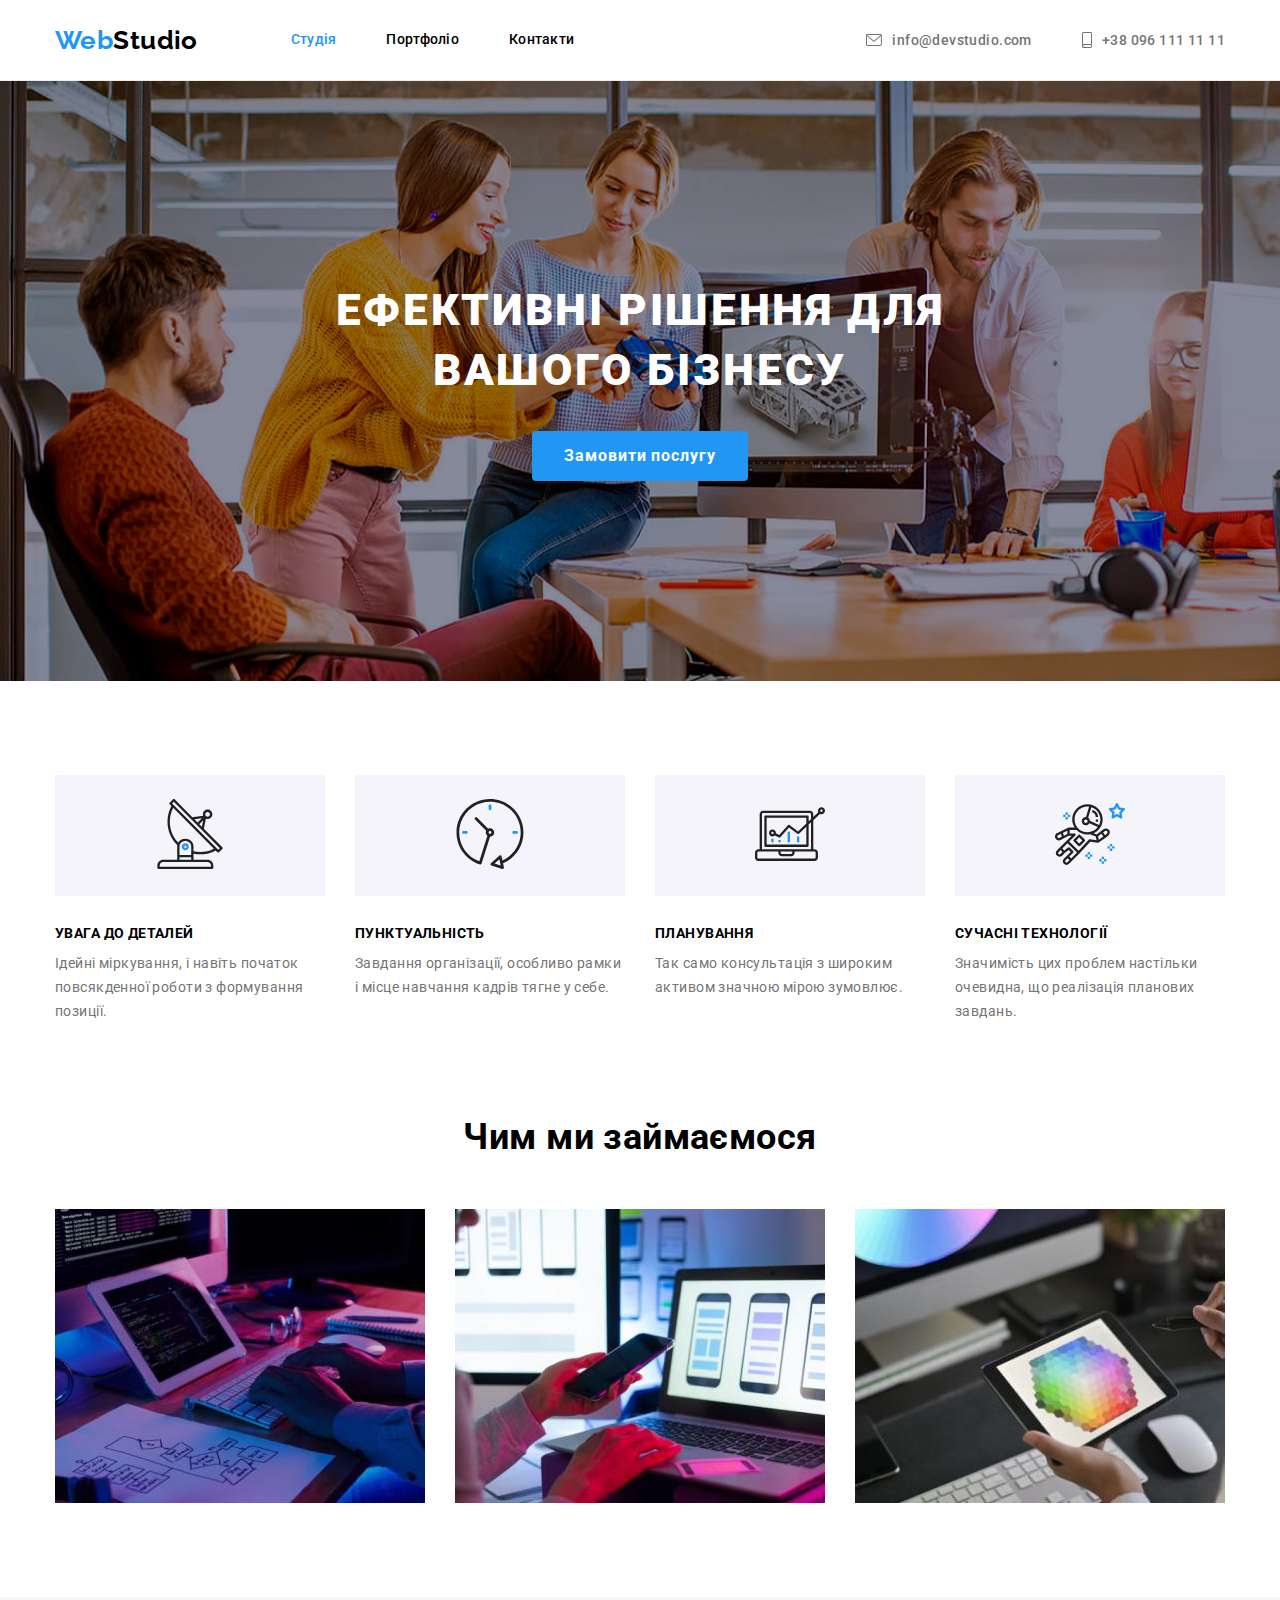
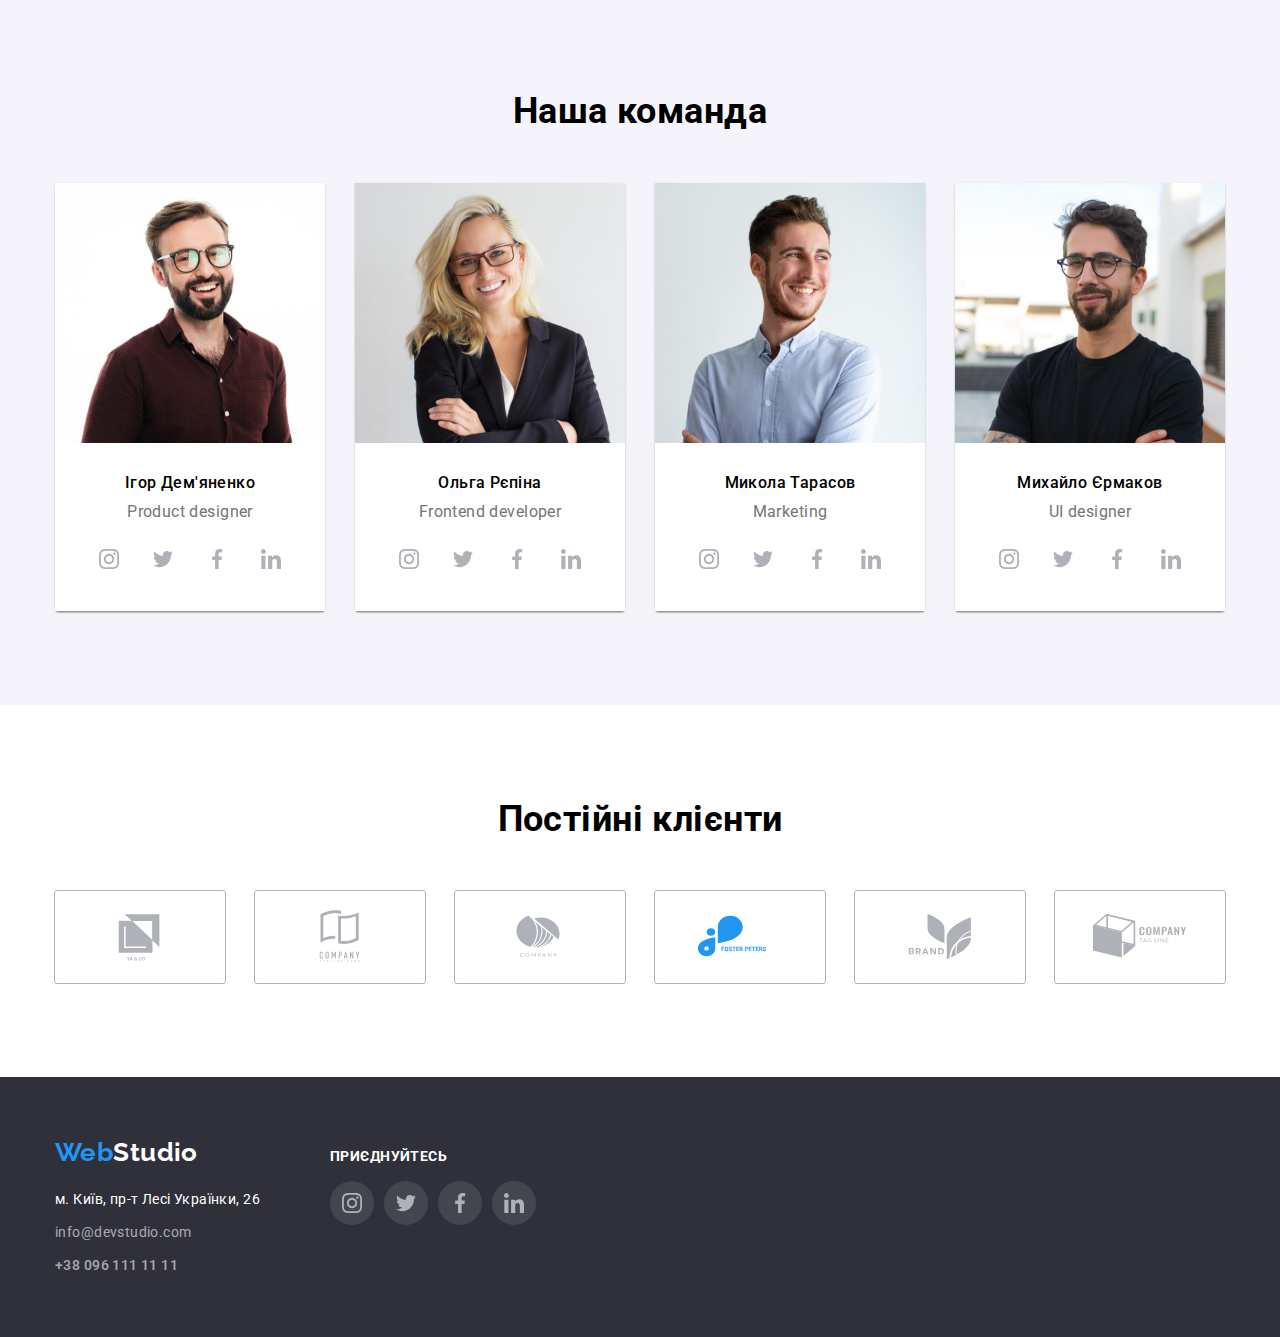
<file: index.html>
<!DOCTYPE html>
<html lang="uk">
  <head>
    <meta charset="UTF-8" />
    <meta http-equiv="X-UA-Compatible" content="IE=edge" />
    <meta name="viewport" content="width=device-width, initial-scale=1.0" />
    <title>Студія</title>
    <link
      href="https://fonts.googleapis.com/css2?family=Raleway:wght@700&family=Roboto:wght@400;500;700;900&display=swap"
      rel="stylesheet"
    />
    <link rel="stylesheet" href="css/normalize.css" />
    <link rel="stylesheet" href="css/styles.css" />
  </head>
  <body>
    <header class="header">
      <div class="container">
        <nav class="page-navigation">
          <a href="#" class="logo"><span>Web</span>Studio</a>
          <ul class="list">
            <li class="item"><a href="#" class="current a-tohover link">Студія</a></li>
            <li class="item">
              <a href="portfolio.html" class="p-link a-tohover link">Портфоліо</a>
            </li>
            <li class="item"><a href="#" class="c-link a-tohover link">Контакти</a></li>
          </ul>
        </nav>
        <ul class="contacts-list">
          <li class="item">
            <a href="mailto:info@devstudio.com" class="mail contact">
              <svg class="mail-icon" width="16" height="12">
                <use href="/images/icons.svg#icon-envelope"></use>
              </svg>info@devstudio.com</a>
          </li>
          <li class="item">
            <a href="tel:+380961111111" class="tel contact"><svg class="tel-icon" width="10" height="16">
              <use href="./images/icons.svg#icon-smartphone"></use>
            </svg>+38 096 111 11 11</a>
          </li>
        </ul>
      </div>
    </header>
    <main class="main">
      <section class="section top-container">
        <h1 class="hero">Ефективні рішення для вашого бізнесу</h1>
        <button type="button" class="button">Замовити послугу</button>
      </section>
      <section class="section f-child">
        <div class="container">
          <h1 class="visually-hidden f-sec-des">Наші переваги</h1>
          <ul class="benefits-list">
            <li class="item">
              <div class="benefits-icon">
                <svg class="benefit-icon" width="70" height="70">
                  <use href="/images/icons.svg#icon-antenna-1"></use>
                </svg>
              </div>
              <div class="benefit">
                <h3 class="title">УВАГА ДО ДЕТАЛЕЙ</h3>
                <p class="text">
                  Ідейні міркування, і навіть початок повсякденної роботи з формування позиції.
                </p>
              </div>
            </li>
            <li class="item">
              <div class="benefits-icon">
                <svg class="benefit-icon" width="70" height="70">
                  <use href="/images/icons.svg#icon-clock-1"></use>
                </svg>
              </div>
              <div class="benefit">
                <h3 class="title">ПУНКТУАЛЬНІСТЬ</h3>
                <p class="text">
                  Завдання організації, особливо рамки і місце навчання кадрів тягне у себе.
                </p>
              </div>
            </li>
            <li class="item">
              <div class="benefits-icon">
                <svg class="benefit-icon" width="70" height="70">
                  <use href="/images/icons.svg#icon-diagram-1"></use>
                </svg>
              </div>
              <div class="benefit">
                <h3 class="title">ПЛАНУВАННЯ</h3>
                <p class="text">Так само консультація з широким активом значною мірою зумовлює.</p>
              </div>
            </li>
            <li class="item">
              <div class="benefits-icon">
                <svg class="benefit-icon" width="70" height="70">
                  <use href="/images/icons.svg#icon-astronaut-1"></use>
                </svg>
              </div>
              <div class="benefit">
                <h3 class="title">СУЧАСНІ ТЕХНОЛОГІЇ</h3>
                <p class="text">
                  Значимість цих проблем настільки очевидна, що реалізація планових завдань.
                </p>
              </div>
            </li>
          </ul>
        </div>
      </section>
      <section class="section s-child">
        <h2 class="sec-des">Чим ми займаємося</h2>
        <ul class="list">
          <div class="container">
            <li class="item">
              <img src="images/box_1.jpg" alt="Розробка" width="370" />
            </li>
            <li class="item">
              <img src="images/box_2.jpg" alt="Мультиплатформність" width="370" />
            </li>
            <li class="item">
              <img src="images/box_3.jpg" alt="Дизайн" width="370" />
            </li>
          </div>
        </ul>
      </section>
      <section class="section t-child">
        <div class="container">
          <h2 class="sec-des">Наша команда</h2>
          <ul class="list">
            <li class="item">
              <img src="images/tc1.jpg" alt="Product designer" width="270" />
              <div class="person-card">
                <h3 class="name">Ігор Дем'яненко</h3>
                <p class="role">Product designer</p>
                <ul class="social-list">
                  <li>
                    <a href="#" class="social-link">
                      <svg class="social-link-icon" width="20" height="20">
                        <use href="/images/icons.svg#icon-instagram-2"></use>
                      </svg>
                    </a>
                  </li>
                  <li>
                    <a href="#" class="social-link">
                      <svg class="social-link-icon" width="20" height="20">
                        <use href="/images/icons.svg#icon-twitter-1"></use>
                      </svg>
                    </a>
                  </li>
                  <li>
                    <a href="#" class="social-link">
                      <svg class="social-link-icon" width="20" height="20">
                        <use href="/images/icons.svg#icon-facebook-1"></use>
                      </svg>
                    </a>
                  </li>
                  <li>
                    <a href="#" class="social-link">
                      <svg class="social-link-icon" width="20" height="20">
                        <use href="/images/icons.svg#icon-linkedin"></use>
                      </svg>
                    </a>
                  </li>
                </ul>
              </div>
            </li>
            <li class="item">
              <img src="images/tc2.jpg" alt="Frontend developer" width="270" />
              <div class="person-card">
                <h3 class="name">Ольга Рєпіна</h3>
                <p class="role">Frontend developer</p>
                <div class="social-links-icon">
                  <ul class="social-list">
                    <li>
                      <a href="#" class="social-link">
                        <svg class="social-link-icon" width="20" height="20">
                          <use href="/images/icons.svg#icon-instagram-2"></use>
                        </svg>
                      </a>
                    </li>
                    <li>
                      <a href="#" class="social-link">
                        <svg class="social-link-icon" width="20" height="20">
                          <use href="/images/icons.svg#icon-twitter-1"></use>
                        </svg>
                      </a>
                    </li>
                    <li>
                      <a href="#" class="social-link">
                        <svg class="social-link-icon" width="20" height="20">
                          <use href="/images/icons.svg#icon-facebook-1"></use>
                        </svg>
                      </a>
                    </li>
                    <li>
                      <a href="#" class="social-link">
                        <svg class="social-link-icon" width="20" height="20">
                          <use href="/images/icons.svg#icon-linkedin"></use>
                        </svg>
                      </a>
                    </li>
                  </ul>
              </div>
            </li>
            <li class="item">
              <img src="images/tc3.jpg" alt="Marketing manager" width="270" />
              <div class="person-card">
                <h3 class="name">Микола Тарасов</h3>
                <p class="role">Marketing</p>
                <ul class="social-list">
                  <li>
                    <a href="#" class="social-link">
                      <svg class="social-link-icon" width="20" height="20">
                        <use href="/images/icons.svg#icon-instagram-2"></use>
                      </svg>
                    </a>
                  </li>
                  <li>
                    <a href="#" class="social-link">
                      <svg class="social-link-icon" width="20" height="20">
                        <use href="/images/icons.svg#icon-twitter-1"></use>
                      </svg>
                    </a>
                  </li>
                  <li>
                    <a href="#" class="social-link">
                      <svg class="social-link-icon" width="20" height="20">
                        <use href="/images/icons.svg#icon-facebook-1"></use>
                      </svg>
                    </a>
                  </li>
                  <li>
                    <a href="#" class="social-link">
                      <svg class="social-link-icon" width="20" height="20">
                        <use href="/images/icons.svg#icon-linkedin"></use>
                      </svg>
                    </a>
                  </li>
                </ul>
              </div>
            </li>
            <li class="item">
              <img src="images/tc4.jpg" alt="UI designer" width="270" />
              <div class="person-card">
                <h3 class="name">Михайло Єрмаков</h3>
                <p class="role">UI designer</p>
                <ul class="social-list">
                  <li>
                    <a href="#" class="social-link">
                      <svg class="social-link-icon" width="20" height="20">
                        <use href="/images/icons.svg#icon-instagram-2"></use>
                      </svg>
                    </a>
                  </li>
                  <li>
                    <a href="#" class="social-link">
                      <svg class="social-link-icon" width="20" height="20">
                        <use href="/images/icons.svg#icon-twitter-1"></use>
                      </svg>
                    </a>
                  </li>
                  <li>
                    <a href="#" class="social-link">
                      <svg class="social-link-icon" width="20" height="20">
                        <use href="/images/icons.svg#icon-facebook-1"></use>
                      </svg>
                    </a>
                  </li>
                  <li>
                    <a href="#" class="social-link">
                      <svg class="social-link-icon" width="20" height="20">
                        <use href="/images/icons.svg#icon-linkedin"></use>
                      </svg>
                    </a>
                  </li>
                </ul>
              </div>
            </li>
          </ul>
        </div>
      </section>
      <section class="section clients">
        <h2 class="sec-des">Постійні клієнти</h2>
        <ul class="list">
        <li>
          <a href="#" class="partner-link">
            <svg class="partner-icon" width="106" height="60">
              <use href="/images/icons.svg#icon-Logo5"></use>
            </svg>
          </a> 
        </li>
        <li>
          <a href="#" class="partner-link">
            <svg class="partner-icon" width="106" height="60">
              <use href="/images/icons.svg#icon-Logo4"></use>
            </svg>
          </a> 
        </li>
        <li>
          <a href="#" class="partner-link">
            <svg class="partner-icon" width="106" height="60">
              <use href="/images/icons.svg#icon-Logo3"></use>
            </svg>
          </a> 
        </li>
        <li>
          <a href="#" class="partner-link">
            <svg class="partner-icon" width="106" height="60">
              <use href="/images/icons.svg#icon-Logo2"></use>
            </svg>
          </a> 
        </li>
        <li>
          <a href="#" class="partner-link">
            <svg class="partner-icon" width="106" height="60">
              <use href="/images/icons.svg#icon-Logo1"></use>
            </svg>
          </a> 
        </li>
        <li>
          <a href="#" class="partner-link">
            <svg class="partner-icon" width="106" height="60">
              <use href="/images/icons.svg#icon-Logo6"></use>
            </svg>
          </a> 
        </li>
        </ul>
      </section>
    </main>
    <footer class="footer">
      <div class="container">
        <div class="f-child">
          <a href="#" class="logo"><span>Web</span>Studio</a>
          <address class="address">
            <ul class="list">
              <li class="item">
                <a
                  href="https://www.google.com.ua/maps/place/%D0%B1%D1%83%D0%BB.+%D0%9B%D0%B5%D1%81%D0%B8+%D0%A3%D0%BA%D1%80%D0%B0%D0%B8%D0%BD%D0%BA%D0%B8,+26,+%D0%9A%D0%B8%D0%B5%D0%B2,+02000/@50.4265841,30.5361918,17z/data=!3m1!4b1!4m5!3m4!1s0x40d4cf0e033ecbe9:0x57a4dffefec77da0!8m2!3d50.4265807!4d30.5383859?hl=ru"
                  target="_blank"
                  rel="noopener noreferrer"
                  class="coor"
                  >м. Київ, пр-т Лесі Українки, 26</a
                >
              </li>
              <li class="item">
                <a href="mailto:info@devstudio.com" class="mail">info@devstudio.com</a>
              </li>
              <li class="item"><a href="tel:+380961111111" class="tel">+38 096 111 11 11</a></li>
            </ul>
          </address>
        </div>
        <div class="s-child">
          <h3 class="f-sec-des">Приєднуйтесь</h3>
          <ul class="f-social-list">
            <li>
              <a href="#" class="f-social-link">
                <svg class="social-link-icon" width="20" height="20">
                  <use href="/images/icons.svg#icon-instagram-2"></use>
                </svg>
              </a> 
            </li>
            <li>
              <a href="#" class="f-social-link">
                <svg class="social-link-icon" width="20" height="20">
                  <use href="/images/icons.svg#icon-twitter-1"></use>
                </svg>
              </a>
            </li>
            <li>
              <a href="#" class="f-social-link">
                <svg class="social-link-icon" width="20" height="20">
                  <use href="/images/icons.svg#icon-facebook-1"></use>
                </svg>
              </a>
            </li>
            <li>
              <a href="#" class="f-social-link">
                <svg class="social-link-icon" width="20" height="20">
                  <use href="/images/icons.svg#icon-linkedin"></use>
                </svg>
              </a>
            </li>
          </ul>
        </div>
      </div>
    </footer>
  </body>
</html>
</file>
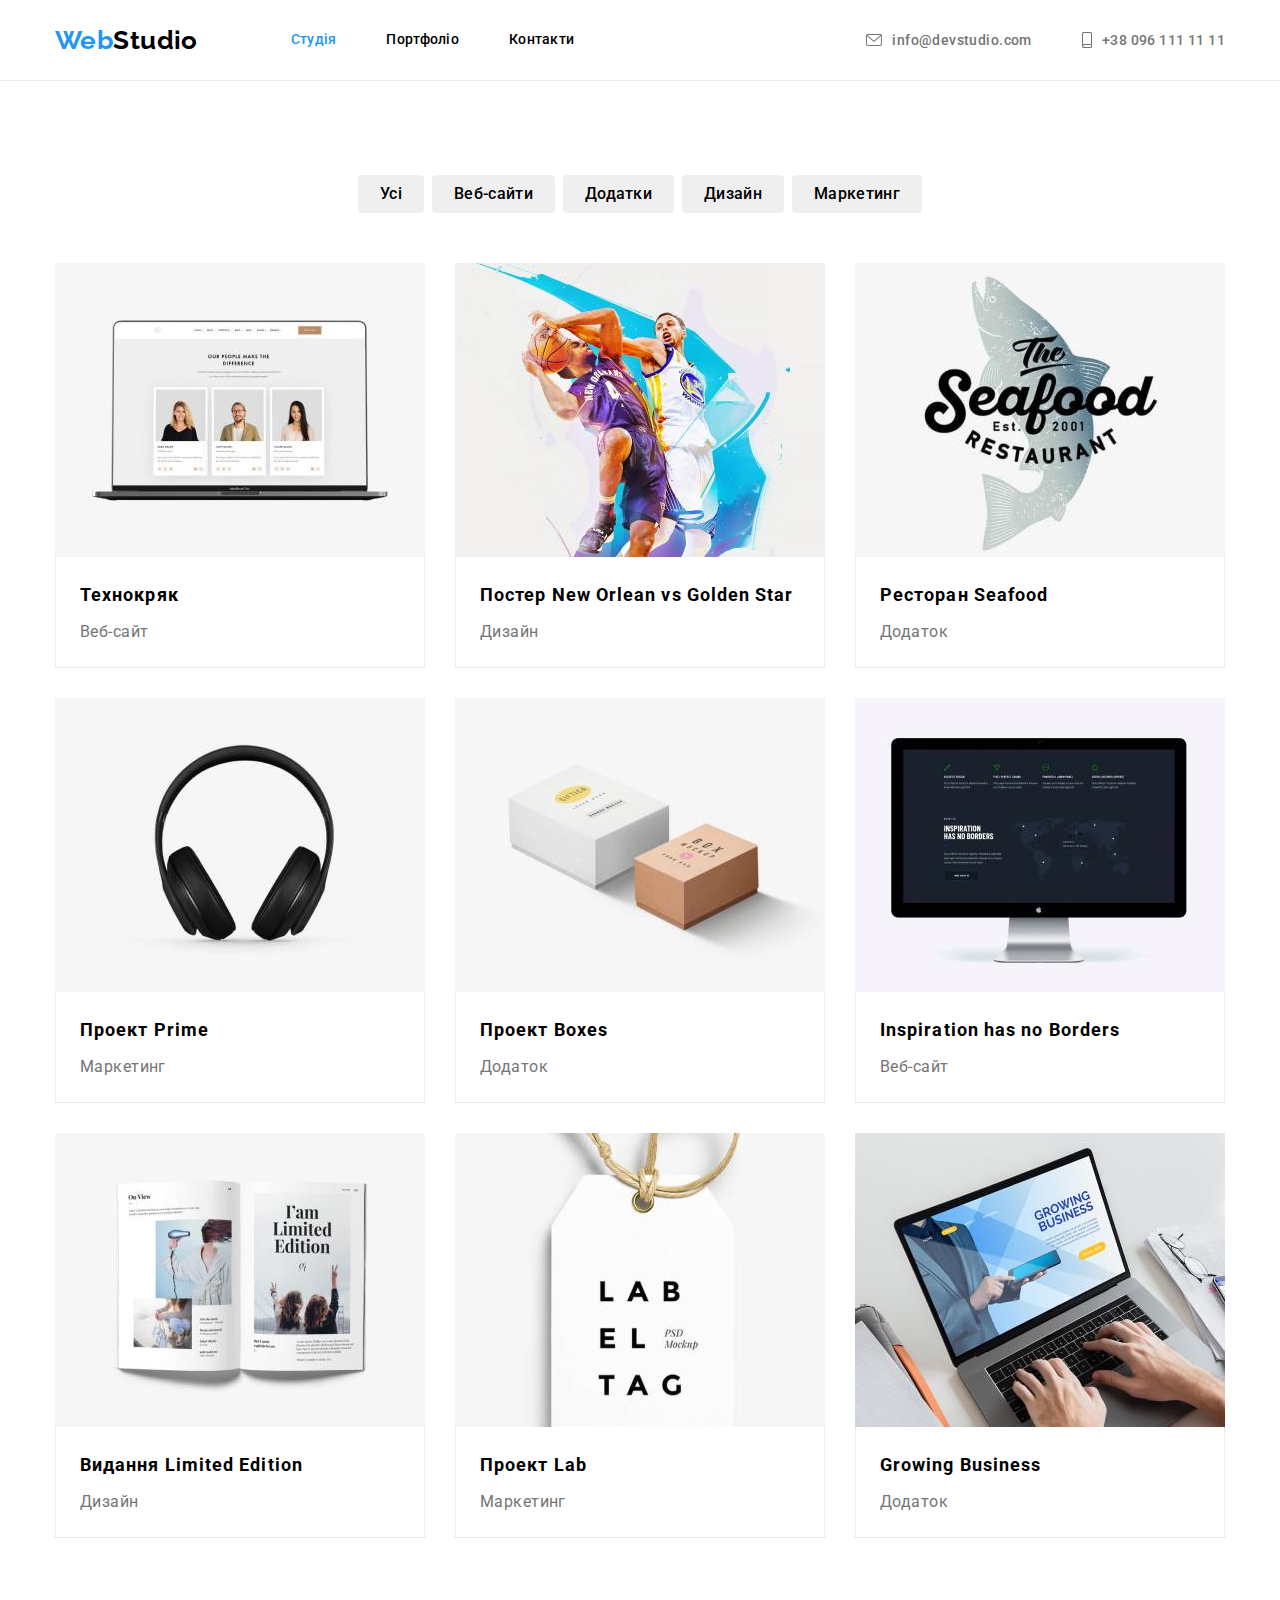
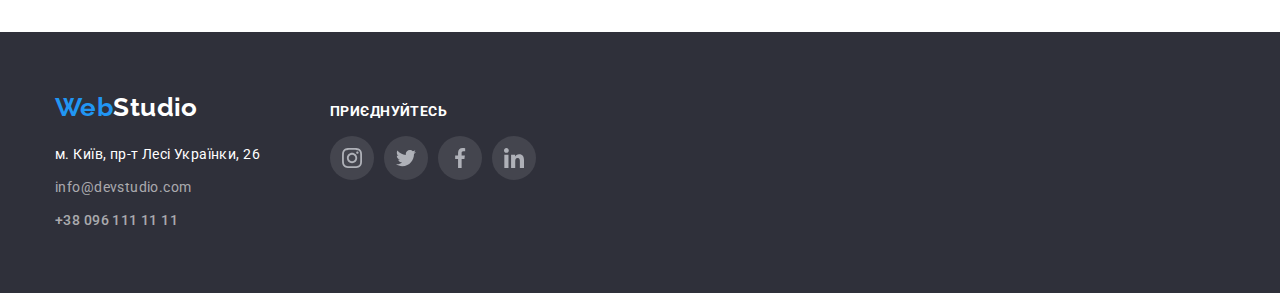
<file: portfolio.html>
<!DOCTYPE html>
<html lang="uk">
  <head>
    <meta charset="UTF-8" />
    <meta http-equiv="X-UA-Compatible" content="IE=edge" />
    <meta name="viewport" content="width=device-width, initial-scale=1.0" />
    <title>Портфоліо</title>
    <link
      href="https://fonts.googleapis.com/css2?family=Raleway:wght@700&family=Roboto:wght@400;500;700;900&display=swap"
      rel="stylesheet"
    />
    <link rel="stylesheet" href="css/normalize.css" />
    <link rel="stylesheet" href="css/styles.css" />
  </head>
  <body>
    <header class="header">
      <div class="container">
        <nav class="page-navigation">
          <a href="#" class="logo"><span>Web</span>Studio</a>
          <ul class="list">
            <li class="item"><a href="#" class="current a-tohover link">Студія</a></li>
            <li class="item">
              <a href="portfolio.html" class="p-link a-tohover link">Портфоліо</a>
            </li>
            <li class="item"><a href="#" class="c-link a-tohover link">Контакти</a></li>
          </ul>
        </nav>
        <ul class="contacts-list">
          <li class="item">
            <a href="mailto:info@devstudio.com" class="mail contact">
              <svg class="mail-icon" width="16" height="12">
                <use href="/images/icons.svg#icon-envelope"></use>
              </svg>info@devstudio.com</a>
          </li>
          <li class="item">
            <a href="tel:+380961111111" class="tel contact"><svg class="tel-icon" width="10" height="16">
              <use href="./images/icons.svg#icon-smartphone"></use>
            </svg>+38 096 111 11 11</a>
          </li>
        </ul>
      </div>
    </header>
    <main>
      <section class="section main">
        <div class="container">
          <h1 class="visually-hidden">Наші роботи</h1>
          <ul class="buttons-list">
            <li><button type="button" class="button">Усі</button></li>
            <li><button type="button" class="button">Веб-сайти</button></li>
            <li><button type="button" class="button">Додатки</button></li>
            <li><button type="button" class="button">Дизайн</button></li>
            <li><button type="button" class="button">Маркетинг</button></li>
          </ul>
          <ul class="list">
            <li>
              <a href="#" class="project-card">
              <img src="images/project0.jpg" alt="Проект веб-сайту" width="370" />
              <div class="card">
                <h3 class="title">Технокряк</h3>
                <p class="text">Веб-сайт</p>
              </div>
              </a>
            </li>
            <li>
              <a href="#" class="project-card">
                <img src="images/project.jpg" alt="Постер матчу з баскетболу" width="370" />
                <div class="card">
                  <h2 class="title">Постер New Orlean vs Golden Star</h2>
                  <p class="text">Дизайн</p>
                </div>
              </a>
            </li>
            <li>
              <a href="#" class="project-card">
                <img src="images/project1.jpg" alt="Лого ресторану морепродуктів" width="370" />
                <div class="card">
                  <h3 class="title">Ресторан Seafood</h3>
                  <p class="text">Додаток</p>
                </div>
              </a>
            </li>
            <li>
              <a href="#" class="project-card">
                <img src="images/project2.jpg" alt="Навушники" width="370" />
              <div class="card">
                <h3 class="title">Проект Prime</h3>
                <p class="text">Маркетинг</p>
              </div>
              </a>
            </li>
            <li>
              <a href="#" class="project-card">
                <img src="images/project3.jpg" alt="Дві коробки різного кольору" width="370" />
              <div class="card">
                <h3 class="title">Проект Boxes</h3>
                <p class="text">Додаток</p>
              </div>
              </a>
            </li>
            <li>
              <a href="#" class="project-card">
                <img src="images/project4.jpg" alt="Монітор з картою світу" width="370" />
              <div class="card">
                <h3 class="title">Inspiration has no Borders</h3>
                <p class="text">Веб-сайт</p>
              </div>
              </a>
            </li>
            <li>
              <a href="#" class="project-card">
                <img src="images/project5.jpg" alt="Відкритий глянцевий журнал" width="370" />
                <div class="card">
                  <h3 class="title">Видання Limited Edition</h3>
                  <p class="text">Дизайн</p>
                </div> 
              </a>
            </li>
            <li>
              <a href="#" class="project-card">
                <img src="images/project6.jpg" alt="Бірка з назвою проекту" width="370" />
                <div class="card">
                  <h3 class="title">Проект Lab</h3>
                  <p class="text">Маркетинг</p>
                </div>
              </a>
            </li>
            <li>
              <a href="#" class="project-card">
                <img
                src="images/project7.jpg"
                alt="Людина працює у додатку за ноутбуком"
                width="370"/>
              <div class="card">
                <h3 class="title">Growing Business</h3>
                <p class="text">Додаток</p>
              </div>
              </a>
            </li>
          </ul>
        </div>
      </section>
    </main>
    <footer class="footer">
      <div class="container">
        <div class="f-child">
          <a href="#" class="logo"><span>Web</span>Studio</a>
          <address class="address">
            <ul class="list">
              <li class="item">
                <a
                  href="https://www.google.com.ua/maps/place/%D0%B1%D1%83%D0%BB.+%D0%9B%D0%B5%D1%81%D0%B8+%D0%A3%D0%BA%D1%80%D0%B0%D0%B8%D0%BD%D0%BA%D0%B8,+26,+%D0%9A%D0%B8%D0%B5%D0%B2,+02000/@50.4265841,30.5361918,17z/data=!3m1!4b1!4m5!3m4!1s0x40d4cf0e033ecbe9:0x57a4dffefec77da0!8m2!3d50.4265807!4d30.5383859?hl=ru"
                  target="_blank"
                  rel="noopener noreferrer"
                  class="coor"
                  >м. Київ, пр-т Лесі Українки, 26</a
                >
              </li>
              <li class="item">
                <a href="mailto:info@devstudio.com" class="mail">info@devstudio.com</a>
              </li>
              <li class="item"><a href="tel:+380961111111" class="tel">+38 096 111 11 11</a></li>
            </ul>
          </address>
        </div>
        <div class="s-child">
          <h3 class="f-sec-des">Приєднуйтесь</h3>
          <ul class="f-social-list">
            <li>
              <a href="#" class="f-social-link">
                <svg class="social-link-icon" width="20" height="20">
                  <use href="/images/icons.svg#icon-instagram-2"></use>
                </svg>
              </a> 
            </li>
            <li>
              <a href="#" class="f-social-link">
                <svg class="social-link-icon" width="20" height="20">
                  <use href="/images/icons.svg#icon-twitter-1"></use>
                </svg>
              </a>
            </li>
            <li>
              <a href="#" class="f-social-link">
                <svg class="social-link-icon" width="20" height="20">
                  <use href="/images/icons.svg#icon-facebook-1"></use>
                </svg>
              </a>
            </li>
            <li>
              <a href="#" class="f-social-link">
                <svg class="social-link-icon" width="20" height="20">
                  <use href="/images/icons.svg#icon-linkedin"></use>
                </svg>
              </a>
            </li>
          </ul>
        </div>
      </div>
  </body>
</html>
</file>
<file: css/styles.css>
:root {
  --main-background-color: #ffffff;
  --first-background-color: #2f303a;
  --second-background-color: #f5f4fa;
  --third-background-color: #2196f3;
  --main-color: black;
  --first-color: #2196f3;
  --second-color: #757575;
  --third-color: rgba(255, 255, 255, 60%);
  --fourth-color: white;
  --border-color: #ececec;
  --second-border-color: #AFB1B8;
  --fourth-background-color: rgba(255, 255, 255, 0.1);
}
*,
*:before,
*:after {
  box-sizing: border-box;
}
body {
  font-family: 'Roboto', 'Raleway', sans-serif;
  font-size: 14px;
  letter-spacing: 0.03em;
}

/* UTILITIES */
.list,
.contacts-list,
.buttons-list,
.benefits-list, .social-list, .f-social-list {
  list-style: none;
  margin: 0;
  padding: 0;
}
h1,
h2,
h3,
h4,
h5,
h6,
p {
  margin: 0;
  padding: 0;
}

.container {
  width: 1200px;
  padding: 0 15px;
  margin: 0 auto;
}

img {
  display: block;
  max-width: 100%;
  height: auto;
}

.visually-hidden {
  position: absolute;
  width: 1px;
  height: 1px;
  margin: -1px;
  border: 0;
  padding: 0;

  white-space: nowrap;
  clip-path: inset(100%);
  clip: rect(0 0 0 0);
  overflow: hidden;
}
.section {
  padding: 94px 0;
}
/* UTILITIES */

/* HEADER */

.header {
  border-bottom: 1px solid var(--border-color);
  padding: 0 25px;
}

.logo {
  font-family: 'Raleway';
  font-size: 26px;
  font-weight: 700;
  line-height: 1.19;
  text-align: left;
}

.logo span {
  color: var(--first-color);
}

.logo:visited {
  color: var(--main-color);
}

.header .logo,
.current,
.p-link,
.c-link,
.mail,
.tel,
.s-link {
  text-decoration: none;
}

.header .logo,
.current,
.p-link,
.c-link,
.s-link {
  color: var(--main-color);
}

.header .mail,
.tel {
  color: var(--second-color);
  font-weight: 500;
  display: flex;
  align-items: center;
}

.header .current {
  color: var(--first-color);
}

.contact:hover,
.contact:focus {
  color: var(--first-color);
}

.a-tohover:hover,
.a-tohover:focus {
  color: var(--first-color);
}

.header .list .item {
  font-weight: 500;
  line-height: 1.14;
  letter-spacing: 0.02em;
  text-align: center;
}

.header .list {
  display: flex;
  gap: 50px;
}

.link {
  display: block;
  padding: 32px 0;
}

.contacts-list {
  display: flex;
  gap: 50px;
  margin-left: auto;
}

.header .container {
  display: flex;
  align-items: center;
}

.page-navigation {
  display: flex;
  align-items: center;
  gap: 93px;
}
/* ICONS */
.mail-icon,
.tel-icon {
  margin-right: 10px;
  fill: currentColor;
}

/* HEADER END */

/* BODY */
.main .buttons-list .button {
  font-size: 16px;
  font-weight: 500;
  line-height: 1.625;
  letter-spacing: 0.02em;
  border: none;
  border-radius: 4px;
  text-align: center;
  font-family: inherit;
  padding: 6px 22px;
}
.main .buttons-list {
  display: flex;
  gap: 8px;
  justify-content: center;
  margin-bottom: 50px;
}

.main .buttons-list .button:hover {
  color: var(--fourth-color);
  background-color: var(--third-background-color);
  border-radius: 4px;
  border: none;
  cursor: pointer;
  font-family: inherit;
}

.main .list {
  display: flex;
  flex-wrap: wrap;
  gap: 30px;
}
.card {
  padding: 20px 24px;

  border-left: 1px solid var(--border-color);
  border-right: 1px solid var(--border-color);
  border-bottom: 1px solid var(--border-color);
}

.main .list .title {
  font-size: 18px;
  font-weight: 700;
  line-height: 2;
  letter-spacing: 0.06em;
  color: var(--main-color);
  margin-bottom: 4px;
}

.main .list .text {
  font-size: 16px;
  line-height: 1.875;
  color: var(--second-color);
  margin: 0;
}

.main .top-container {
  background-color: var(--first-background-color);
  text-align: center;
  padding: 200px 0;
  background: url('/images/hero.jpg') rgba(47, 48, 58, 0.4);
  background-repeat: no-repeat;
  background-size: cover;
}

.hero {
  margin-bottom: 30px;
  margin-left: auto;
  margin-right: auto;
  text-align: center;
  width: 696px;

  font-size: 44px;
  font-weight: 900;
  line-height: 1.36;
  letter-spacing: 0.06em;
  color: var(--fourth-color);
  text-transform: uppercase;
}

.top-container .button {
  padding: 10px 32px;

  color: var(--fourth-color);
  background-color: var(--third-background-color);
  font-family: inherit;
  font-size: 16px;
  font-weight: 700;
  line-height: 1.875;
  letter-spacing: 0.06em;
  border: none;
  border-radius: 4px;
}

.f-child .container {
  padding: 0 15px;
}

.f-child {
  padding-bottom: 0;
}
.f-child .benefit {
  display: flex;
  flex-direction: column;
  width: 270px;
  text-align: left;
}

.benefits-list .item + .item {
  margin-left: 30px;
}
.f-child .benefits-list {
  display: flex;
}

.f-child .benefits-list .title {
  margin-bottom: 10px;
  font-size: inherit;
  font-weight: 700;
  line-height: 1.14;
}

.f-child .benefits-list .text {
  line-height: 1.71;
  color: var(--second-color);
}

.s-child .sec-des {
  text-align: center;
  margin-bottom: 50px;
  padding-top: 0;
}

.s-child .container {
  display: flex;
  justify-content: center;
}

.s-child .list .item + .item {
  margin-left: 30px;
}

.sec-des {
  font-size: 36px;
  font-weight: 700;
  line-height: 1.16;
}

.t-child {
  background-color: var(--second-background-color);
}
.t-child .item {
  box-shadow: 0px 1px 3px rgba(0, 0, 0, 0.12), 0px 1px 1px rgba(0, 0, 0, 0.14),
    0px 2px 1px rgba(0, 0, 0, 0.2);
  border-radius: 0px 0px 4px 4px;
}

.t-child .sec-des {
  text-align: center;
  margin-bottom: 50px;
}

.t-child .list .name {
  font-size: 16px;
  font-weight: 500;
  line-height: 1.187;
  text-align: center;
  margin-bottom: 10px;
}

.t-child .list .role {
  font-size: 16px;
  line-height: 1.187;
  color: var(--second-color);
  text-align: center;
}

.t-child .person-card {
  padding: 30px 32px;
  background-color: var(--fourth-color);
}
.clients .sec-des {
  text-align: center;
  margin-bottom: 50px;
  padding-top: 0;
}



.project-card:hover, .project-card:focus {
  box-shadow: 0px 1px 1px rgba(0, 0, 0, 0.12), 0px 4px 4px rgba(0, 0, 0, 0.06), 1px 4px 6px rgba(0, 0, 0, 0.16);
}

/* ICONS */
.benefits-icon {
  background-color: var(--second-background-color);
  margin-bottom: 30px;
  padding: 24px 100px;
}

.person-card .social-list {
  display: flex;
  justify-content: space-between;
  padding-top: 16px;
}

.social-link {
  color: var(--second-color);
  border-radius: 50%;
  width: 44px;
  height: 44px;
  display: flex;
  align-items: center;
  justify-content: center;
}
.social-link:hover,
.social-link:focus {
  background-color: var(--third-background-color);
  color: var(--fourth-color);
}

.social-link-icon {
  fill: currentColor;
}

.clients .list {
  display: flex;
  align-items: center;
  justify-content: center;
}
.partner-link {
  color: var(--second-color);
  border-radius: 2px;
  width: 170px;
  height: 92px;
  display: flex;
  align-items: center;
  justify-content: center;
  outline: 1px solid var(--second-border-color);
}

.partner-link:hover, .partner-link:focus {
  color: var(--first-color);
  outline-color: var(--first-color);
}
.partner-icon {
  fill: currentColor;
}
/* ICONS */

/* BODY END */
/* FOOTER */

.footer {
  background-color: var(--first-background-color);
  padding: 60px 0;

}

.footer .logo,
.mail,
.tel,
.coor, .project-card {
  text-decoration: none;
}

.footer .logo {
  color: var(--fourth-color);
  margin-bottom: 20px;
}
.footer .logo:visited {
  color: var(--fourth-color);
}

.footer .coor {
  color: var(--fourth-color);
}

.footer .tel,
.mail {
  color: var(--third-color);
}

.footer .list .item {
  font-size: 14px;
  line-height: 1.71;
  letter-spacing: 0.03em;
}
.footer .list .item + .item {
  margin-top: 9px;
}

.footer .address {
  font-style: normal;
}

.footer .container {
  display: flex;
  align-items: baseline;
}

.footer .f-child {
  display: flex;
  flex-direction: column;
  margin-right: 70px;
}

.footer .join {
  padding: 0;
}

.f-sec-des {
  text-align: center;
  color: var(--fourth-color);
  text-transform: uppercase;
  text-align: left;
  margin-bottom: 16px;
  font-style: normal;
  font-weight: 700;
  line-height: 1.14;
  font-size: 14px;
}

.f-social-list {
  display: flex;
  gap: 10px;
}

.f-social-link {
  color: var(--fourth-color);
  background-color: var(--fourth-background-color);
  border-radius: 50%;
  width: 44px;
  height: 44px;
  display: flex;
  align-items: center;
  justify-content: center; 
}

.f-social-link:hover, .f-social-link:focus {
  background-color: var(--third-background-color);
  color: var(--fourth-color);
}
</file>
